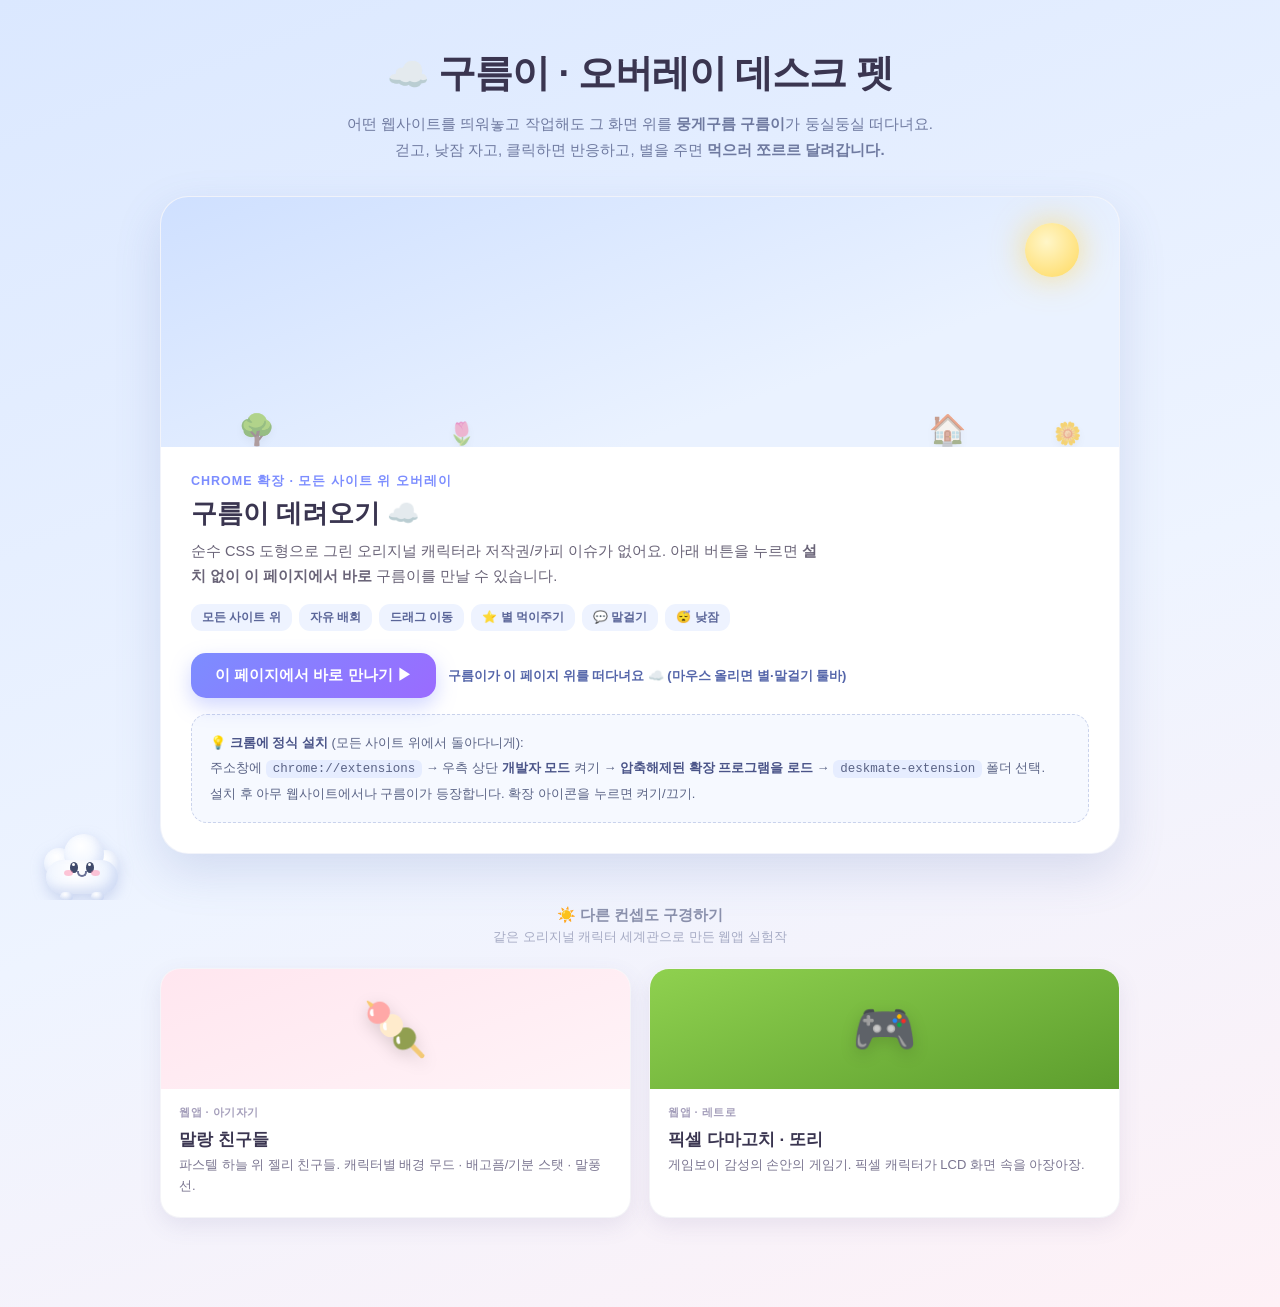
<file: index.html>
<!DOCTYPE html>
<html lang="ko">
<head>
<meta charset="UTF-8" />
<meta name="viewport" content="width=device-width, initial-scale=1.0" />
<title>구름이 · 오버레이 데스크 펫</title>
<style>
  * { box-sizing:border-box; margin:0; padding:0; }
  body {
    font-family:"Segoe UI","Malgun Gothic","Apple SD Gothic Neo",sans-serif;
    background:linear-gradient(160deg,#dbe8ff,#eef4ff 55%,#fef1f6);
    color:#3a3550; min-height:100vh; padding:48px 20px 90px;
  }
  .wrap { max-width:960px; margin:0 auto; }
  header { text-align:center; margin-bottom:8px; }
  h1 { font-size:38px; letter-spacing:-1px; }
  h1 .emo { font-size:34px; }
  .sub { color:#6f7aa0; margin-top:12px; font-size:15px; line-height:1.7; }

  /* 히어로 (메인 = 구름이 오버레이 펫) */
  .hero {
    margin-top:34px; background:#fff; border-radius:28px; overflow:hidden;
    box-shadow:0 18px 46px rgba(90,110,180,.18); border:1px solid rgba(120,140,200,.1);
  }
  .stage {
    position:relative; height:250px;
    background:linear-gradient(160deg,#cfe0ff,#eaf2ff 70%);
    overflow:hidden;
  }
  .stage .sun { position:absolute; top:26px; right:40px; width:54px; height:54px; border-radius:50%;
    background:radial-gradient(circle at 40% 35%,#fff6c8,#ffd95e); box-shadow:0 0 34px rgba(255,214,90,.7); }
  .stage .deco { position:absolute; bottom:0; font-size:30px; opacity:.55; filter:drop-shadow(0 4px 4px rgba(0,0,0,.08)); }
  .hero-body { padding:26px 30px 30px; }
  .kicker { font-size:12.5px; color:#7c8dff; font-weight:800; letter-spacing:1px; }
  .hero-body h2 { font-size:26px; margin:6px 0 8px; }
  .hero-body p { font-size:14.5px; color:#6a6478; line-height:1.7; max-width:640px; }
  .feat { display:flex; flex-wrap:wrap; gap:7px; margin-top:16px; }
  .feat span { font-size:12px; background:#eef3ff; color:#5b6699; padding:5px 11px; border-radius:11px; font-weight:600; }
  .cta { display:flex; flex-wrap:wrap; gap:12px; align-items:center; margin-top:22px; }
  .btn {
    background:linear-gradient(135deg,#7c8dff,#9a6bff); color:#fff; font-weight:700; font-size:15px;
    padding:13px 24px; border-radius:15px; border:none; cursor:pointer; text-decoration:none; display:inline-block;
    box-shadow:0 8px 20px rgba(124,141,255,.35); transition:transform .15s, box-shadow .15s;
  }
  .btn:hover { transform:translateY(-2px); box-shadow:0 12px 26px rgba(124,141,255,.45); }
  #dmPreviewMsg { font-size:13px; color:#5566aa; font-weight:700; }

  .install {
    margin-top:16px; background:#f6f9ff; border:1px dashed rgba(120,140,200,.35);
    border-radius:16px; padding:16px 18px; font-size:13px; color:#5b6486; line-height:1.9;
  }
  .install code { background:#e6edff; padding:2px 7px; border-radius:6px; font-size:12.5px; }
  .install b { color:#4a5488; }

  /* 다른 컨셉 (보조) */
  .more-title { text-align:center; margin:52px 0 4px; font-size:15px; color:#8a90ac; font-weight:700; }
  .more-sub { text-align:center; font-size:12.5px; color:#a6abc4; margin-bottom:22px; }
  .grid { display:grid; grid-template-columns:repeat(auto-fit,minmax(240px,1fr)); gap:18px; }
  .card {
    background:#fff; border-radius:20px; overflow:hidden; text-decoration:none; color:inherit;
    box-shadow:0 8px 22px rgba(90,80,140,.1); transition:transform .16s, box-shadow .16s;
    display:flex; flex-direction:column; border:1px solid rgba(120,110,160,.08);
  }
  .card:hover { transform:translateY(-5px); box-shadow:0 14px 34px rgba(90,80,140,.16); }
  .thumb { height:120px; display:flex; align-items:center; justify-content:center; }
  .t1 { background:linear-gradient(160deg,#ffe6ef,#fff3f7); }
  .t2 { background:linear-gradient(160deg,#8fd14f,#5d9e2e); }
  .thumb .big { font-size:52px; filter:drop-shadow(0 5px 8px rgba(0,0,0,.14)); }
  .cbody { padding:16px 18px 20px; }
  .cbody h3 { font-size:17px; margin-bottom:4px; }
  .cbody .tag { font-size:11px; color:#a59fbb; font-weight:700; letter-spacing:.5px; margin-bottom:8px; }
  .cbody p { font-size:13px; color:#7a7590; line-height:1.6; }
</style>
</head>
<body>
  <div class="wrap">
    <header>
      <h1><span class="emo">☁️</span> 구름이 · 오버레이 데스크 펫</h1>
      <p class="sub">어떤 웹사이트를 띄워놓고 작업해도 그 화면 위를 <b>뭉게구름 구름이</b>가 둥실둥실 떠다녀요.<br>걷고, 낮잠 자고, 클릭하면 반응하고, 별을 주면 <b>먹으러 쪼르르 달려갑니다.</b></p>
    </header>

    <!-- 메인: 구름이 오버레이 펫 -->
    <section class="hero">
      <div class="stage" id="dmStage">
        <div class="sun"></div>
        <span class="deco" style="left:8%">🌳</span>
        <span class="deco" style="left:30%; font-size:22px">🌷</span>
        <span class="deco" style="right:16%">🏠</span>
        <span class="deco" style="right:4%; font-size:22px">🌼</span>
        <!-- 구름이는 여기(및 이 페이지 전체) 위를 돌아다녀요 -->
      </div>
      <div class="hero-body">
        <div class="kicker">CHROME 확장 · 모든 사이트 위 오버레이</div>
        <h2>구름이 데려오기 ☁️</h2>
        <p>순수 CSS 도형으로 그린 오리지널 캐릭터라 저작권/카피 이슈가 없어요. 아래 버튼을 누르면 <b>설치 없이 이 페이지에서 바로</b> 구름이를 만날 수 있습니다.</p>
        <div class="feat">
          <span>모든 사이트 위</span><span>자유 배회</span><span>드래그 이동</span>
          <span>⭐ 별 먹이주기</span><span>💬 말걸기</span><span>😴 낮잠</span>
        </div>
        <div class="cta">
          <button class="btn" id="dmPreviewBtn">이 페이지에서 바로 만나기 ▶</button>
          <span id="dmPreviewMsg"></span>
        </div>
        <div class="install">
          💡 <b>크롬에 정식 설치</b> (모든 사이트 위에서 돌아다니게):<br>
          주소창에 <code>chrome://extensions</code> → 우측 상단 <b>개발자 모드</b> 켜기 →
          <b>압축해제된 확장 프로그램을 로드</b> → <code>deskmate-extension</code> 폴더 선택.<br>
          설치 후 아무 웹사이트에서나 구름이가 등장합니다. 확장 아이콘을 누르면 켜기/끄기.
        </div>
      </div>
    </section>

    <!-- 보조: 다른 컨셉 -->
    <p class="more-title">☀️ 다른 컨셉도 구경하기</p>
    <p class="more-sub">같은 오리지널 캐릭터 세계관으로 만든 웹앱 실험작</p>
    <div class="grid">
      <a class="card" href="buddies/index.html">
        <div class="thumb t1"><span class="big">🍡</span></div>
        <div class="cbody">
          <div class="tag">웹앱 · 아기자기</div>
          <h3>말랑 친구들</h3>
          <p>파스텔 하늘 위 젤리 친구들. 캐릭터별 배경 무드 · 배고픔/기분 스탯 · 말풍선.</p>
        </div>
      </a>
      <a class="card" href="pixel/index.html">
        <div class="thumb t2"><span class="big">🎮</span></div>
        <div class="cbody">
          <div class="tag">웹앱 · 레트로</div>
          <h3>픽셀 다마고치 · 또리</h3>
          <p>게임보이 감성의 손안의 게임기. 픽셀 캐릭터가 LCD 화면 속을 아장아장.</p>
        </div>
      </a>
    </div>
  </div>

  <script>
    // 확장의 pet.css + content.js를 그대로 주입 → 구름이 등장
    function loadPet() {
      if (window.__deskmateLoaded) return false;
      const link = document.createElement("link");
      link.rel = "stylesheet"; link.href = "deskmate-extension/pet.css";
      document.head.appendChild(link);
      const s = document.createElement("script");
      s.src = "deskmate-extension/content.js";
      document.body.appendChild(s);
      return true;
    }

    // 페이지에 들어오면 구름이가 바로 나타남
    window.addEventListener("load", () => {
      loadPet();
      document.getElementById("dmPreviewMsg").textContent = "구름이가 이 페이지 위를 떠다녀요 ☁️ (마우스 올리면 별·말걸기 툴바)";
    });

    // 버튼: 혹시 숨겼거나 아직 안 떴을 때 다시 부르기
    document.getElementById("dmPreviewBtn").addEventListener("click", () => {
      const msg = document.getElementById("dmPreviewMsg");
      msg.textContent = loadPet()
        ? "구름이 등장! 이 페이지 위를 떠다녀요 ☁️"
        : "이미 구름이가 둥실둥실 떠다니고 있어요! ☁️";
    });
  </script>
</body>
</html>
</file>
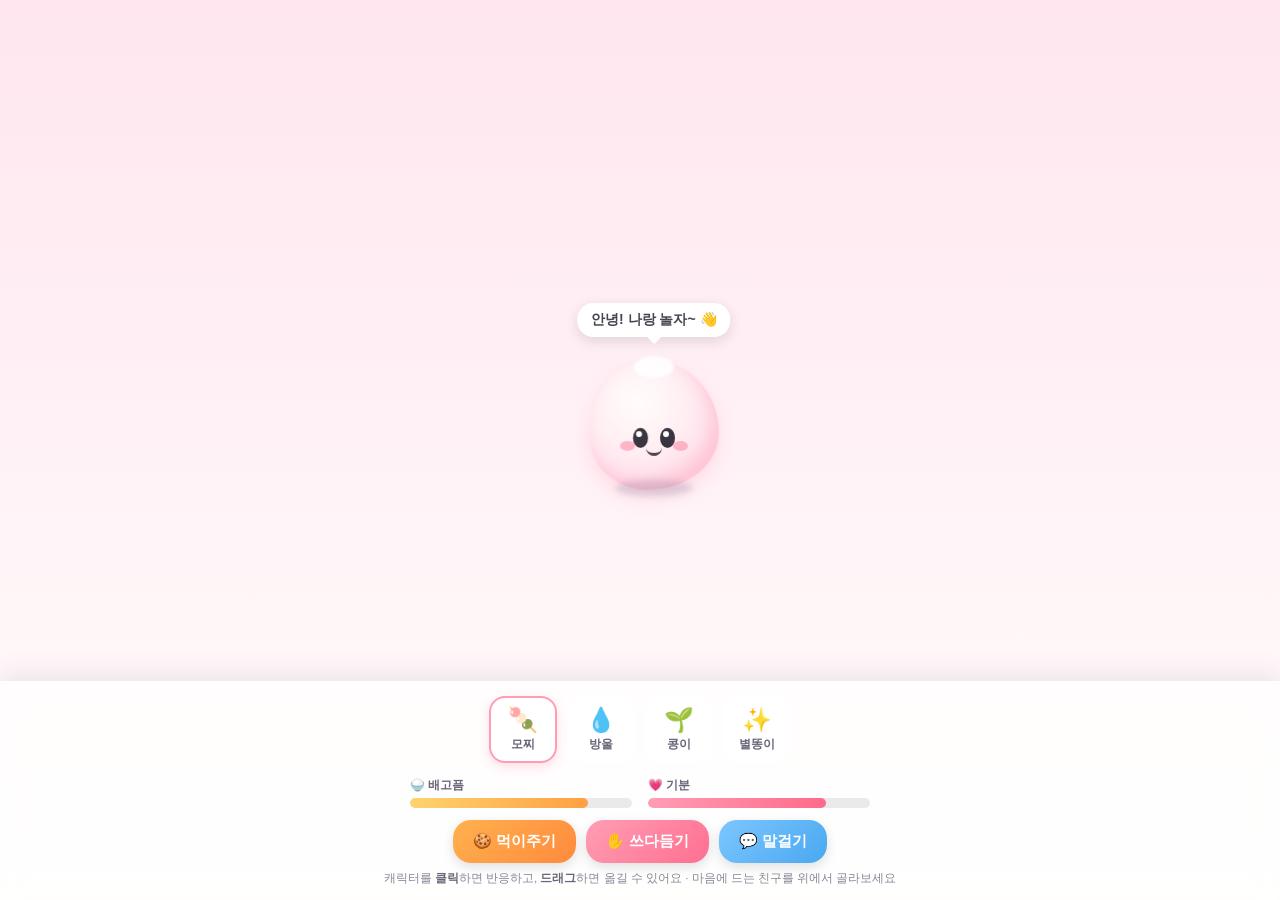
<file: buddies/index.html>
<!DOCTYPE html>
<html lang="ko">
<head>
  <meta charset="UTF-8" />
  <meta name="viewport" content="width=device-width, initial-scale=1.0, maximum-scale=1.0, user-scalable=no" />
  <title>말랑 친구들 · Floating Buddies</title>
  <link rel="stylesheet" href="styles.css" />
</head>
<body>
  <!-- 배경 -->
  <div class="sky">
    <div class="cloud c1"></div>
    <div class="cloud c2"></div>
    <div class="cloud c3"></div>
  </div>

  <!-- 펫이 돌아다니는 무대 -->
  <div id="stage" class="stage">
    <div id="pet" class="pet" data-char="mochi">
      <div class="speech" id="speech"></div>
      <div class="body">
        <div class="deco"></div>
        <div class="face">
          <div class="eye left"></div>
          <div class="eye right"></div>
          <div class="cheek left"></div>
          <div class="cheek right"></div>
          <div class="mouth"></div>
        </div>
      </div>
      <div class="shadow"></div>
    </div>
  </div>

  <!-- 컨트롤 패널 -->
  <div class="panel">
    <div class="picker" id="picker"></div>

    <div class="stats">
      <div class="stat">
        <span class="stat-label">🍚 배고픔</span>
        <div class="bar"><div class="fill hunger" id="hungerBar"></div></div>
      </div>
      <div class="stat">
        <span class="stat-label">💗 기분</span>
        <div class="bar"><div class="fill mood" id="moodBar"></div></div>
      </div>
    </div>

    <div class="buttons">
      <button id="feedBtn" class="btn feed">🍪 먹이주기</button>
      <button id="petBtn" class="btn pet-btn">✋ 쓰다듬기</button>
      <button id="talkBtn" class="btn talk">💬 말걸기</button>
    </div>

    <p class="hint">캐릭터를 <b>클릭</b>하면 반응하고, <b>드래그</b>하면 옮길 수 있어요 · 마음에 드는 친구를 위에서 골라보세요</p>
  </div>

  <script src="app.js"></script>
</body>
</html>
</file>
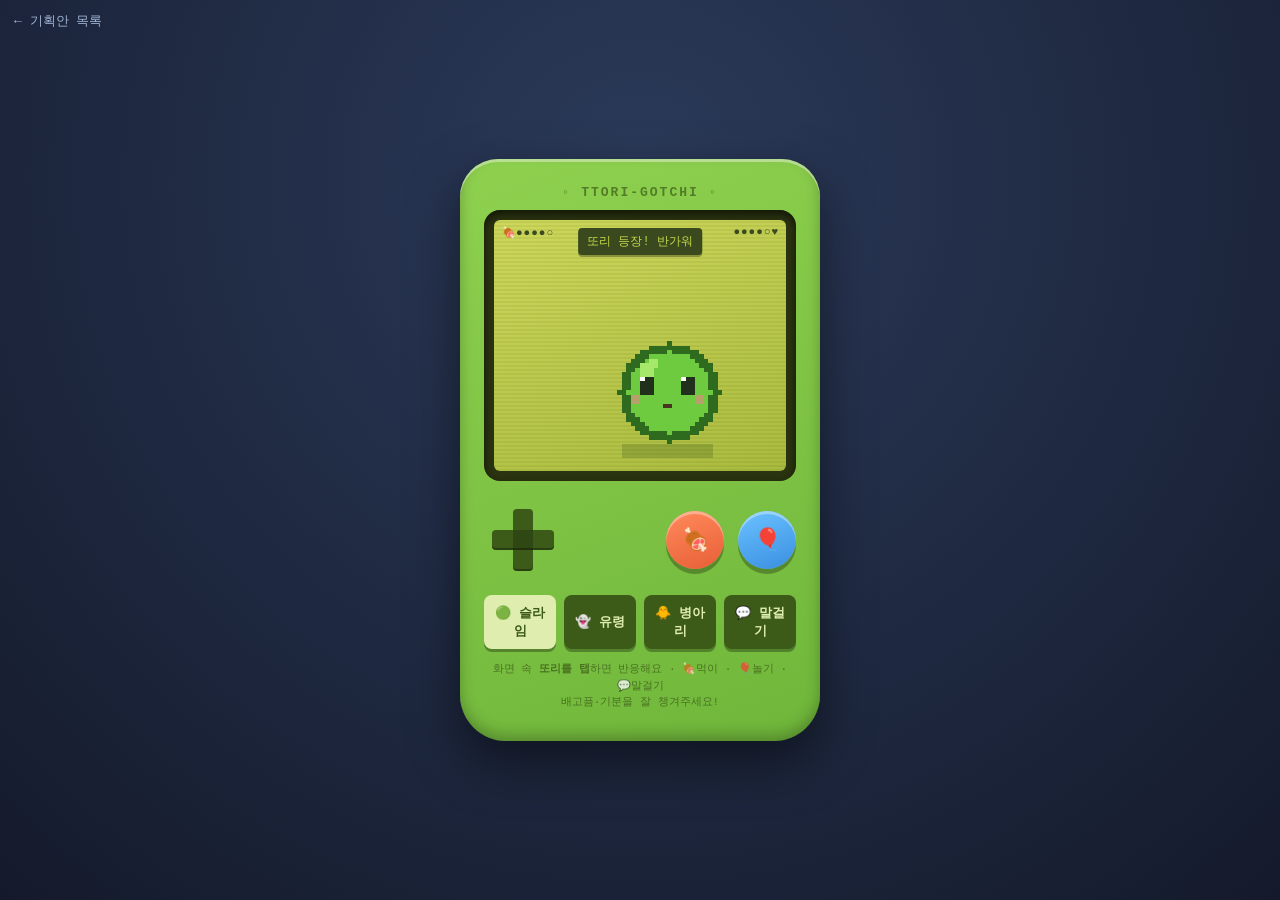
<file: pixel/index.html>
<!DOCTYPE html>
<html lang="ko">
<head>
<meta charset="UTF-8" />
<meta name="viewport" content="width=device-width, initial-scale=1.0, maximum-scale=1.0, user-scalable=no" />
<title>또리 · 픽셀 다마고치</title>
<style>
  :root { --shell:#8fd14f; --shell2:#6fb63a; --lcd:#c6d84b; --lcd-dark:#3a4a1e; }
  * { box-sizing:border-box; margin:0; padding:0; -webkit-tap-highlight-color:transparent; }
  html,body { height:100%; }
  body {
    display:flex; align-items:center; justify-content:center; min-height:100%;
    background:radial-gradient(circle at 50% 20%, #2b3a5a, #141a2b);
    font-family:"DungGeunMo","Galmuri11",ui-monospace,"Courier New",monospace;
    user-select:none; padding:16px; color:#2a3a12;
  }
  .top-link { position:fixed; top:12px; left:14px; color:#9fb4d6; text-decoration:none; font-size:13px; z-index:20; }
  .top-link:hover { color:#fff; }

  /* ===== 기기 본체 ===== */
  .device {
    width:min(360px,92vw);
    background:linear-gradient(160deg,var(--shell),var(--shell2));
    border-radius:38px 38px 46px 46px;
    padding:26px 24px 30px;
    box-shadow: inset 0 3px 0 rgba(255,255,255,.4), inset 0 -6px 14px rgba(0,0,0,.25),
                0 20px 50px rgba(0,0,0,.5);
  }
  .brand { text-align:center; font-size:13px; letter-spacing:2px; color:#3c5a18; opacity:.7; margin-bottom:10px; font-weight:bold; }

  /* ===== LCD ===== */
  .screen-frame {
    background:#2b3410; border-radius:16px; padding:10px;
    box-shadow: inset 0 4px 10px rgba(0,0,0,.6);
  }
  .lcd {
    position:relative; width:100%; aspect-ratio:1/0.86;
    background:
      repeating-linear-gradient(0deg, rgba(0,0,0,.05) 0 2px, transparent 2px 4px),
      linear-gradient(160deg,#cdd85a,#a9bb3e);
    border-radius:6px; overflow:hidden;
    image-rendering:pixelated;
  }
  #petCanvas { position:absolute; left:0; top:0; width:100%; height:100%; image-rendering:pixelated; }

  /* HUD */
  .hud { position:absolute; top:6px; left:8px; right:8px; display:flex; justify-content:space-between; font-size:11px; color:var(--lcd-dark); }
  .hud .hearts span { letter-spacing:1px; }
  .speech {
    position:absolute; left:50%; top:8px; transform:translateX(-50%) scale(0);
    background:var(--lcd-dark); color:var(--lcd); padding:5px 9px; border-radius:4px;
    font-size:12px; white-space:nowrap; opacity:0; transition:.18s; z-index:5;
    box-shadow:0 2px 0 rgba(0,0,0,.3);
  }
  .speech.show { transform:translateX(-50%) scale(1); opacity:1; }
  .poop { position:absolute; font-size:16px; bottom:6px; transition:opacity .3s; }

  /* ===== 컨트롤 ===== */
  .controls { display:flex; align-items:center; justify-content:space-between; margin-top:20px; }
  .dpad { position:relative; width:78px; height:78px; }
  .dpad div { position:absolute; background:#3c5a18; box-shadow:inset 0 -2px 0 rgba(0,0,0,.3); }
  .dpad .h { top:29px; left:8px; width:62px; height:20px; border-radius:4px; }
  .dpad .v { left:29px; top:8px; width:20px; height:62px; border-radius:4px; }
  .dpad .c { top:29px; left:29px; width:20px; height:20px; background:#2f4712; z-index:2; }

  .abtns { display:flex; gap:14px; }
  .rbtn {
    width:58px; height:58px; border:none; border-radius:50%; cursor:pointer;
    font-size:22px; color:#fff; font-family:inherit; font-weight:bold;
    box-shadow: inset 0 3px 0 rgba(255,255,255,.35), 0 5px 0 rgba(0,0,0,.28);
    transition:transform .08s, box-shadow .08s;
    display:flex; align-items:center; justify-content:center;
  }
  .rbtn:active { transform:translateY(4px); box-shadow: inset 0 3px 0 rgba(255,255,255,.35), 0 1px 0 rgba(0,0,0,.28); }
  .rbtn.a { background:linear-gradient(160deg,#ff8a5c,#e85f37); }
  .rbtn.b { background:linear-gradient(160deg,#6bc2ff,#3a8fe0); }
  .rbtn .lbl { position:absolute; }

  .minibtns { display:flex; gap:8px; justify-content:center; margin-top:16px; }
  .minibtns button {
    flex:1; max-width:120px; background:#3c5a18; color:#dfeeae; border:none; cursor:pointer;
    padding:9px 6px; border-radius:8px; font-family:inherit; font-size:13px; font-weight:bold;
    box-shadow:0 3px 0 rgba(0,0,0,.3); transition:transform .08s;
  }
  .minibtns button:active { transform:translateY(3px); box-shadow:0 0 0 rgba(0,0,0,.3); }
  .minibtns button.active { background:#dfeeae; color:#3c5a18; }
  .caption { text-align:center; color:#3c5a18; font-size:11px; margin-top:12px; opacity:.75; line-height:1.5; }
</style>
</head>
<body>
  <a class="top-link" href="../index.html">← 기획안 목록</a>
  <div class="device">
    <div class="brand">◦ TTORI-GOTCHI ◦</div>
    <div class="screen-frame">
      <div class="lcd" id="lcd">
        <div class="hud">
          <div class="hearts">🍖<span id="hungerHearts"></span></div>
          <div class="hearts"><span id="moodHearts"></span>♥</div>
        </div>
        <div class="speech" id="speech"></div>
        <canvas id="petCanvas" width="64" height="56"></canvas>
      </div>
    </div>

    <div class="controls">
      <div class="dpad"><div class="h"></div><div class="v"></div><div class="c"></div></div>
      <div class="abtns">
        <button class="rbtn a" id="feedBtn" title="먹이">🍖</button>
        <button class="rbtn b" id="playBtn" title="놀기">🎈</button>
      </div>
    </div>

    <div class="minibtns">
      <button data-char="slime" class="active">🟢 슬라임</button>
      <button data-char="ghost">👻 유령</button>
      <button data-char="chick">🐥 병아리</button>
      <button id="talkBtn">💬 말걸기</button>
    </div>
    <p class="caption">화면 속 <b>또리를 탭</b>하면 반응해요 · 🍖먹이 · 🎈놀기 · 💬말걸기<br>배고픔·기분을 잘 챙겨주세요!</p>
  </div>

<script>
const PALETTES = {
  slime: { name:"슬라임", body:"#6ecb3f", light:"#a6e86a", dark:"#2f6b1f", type:"slime",
    idle:["몰랑?","여긴 어디…","심심행","안녕!","뿅"], feed:["냠냠!","말랑 충전!","고마웡"], play:["와아 신나!","한번 더!","즐거워~"] },
  ghost: { name:"유령", body:"#b39ddb", light:"#e6dcff", dark:"#5e4b8b", type:"ghost",
    idle:["우우~","보이니…?","둥둥","히히","심심행"], feed:["영혼 충전…","맛있땅","고마웡~"], play:["꺄르륵!","재밌땅","또 놀자!"] },
  chick: { name:"병아리", body:"#ffd54a", light:"#fff0a6", dark:"#c9971a", type:"chick",
    idle:["삐약!","배고파삐약","콩콩","안녕삐약","졸려…"], feed:["삐약삐약 냠!","맛나삐약","고마워삐약"], play:["파닥파닥!","신나삐약","또또!"] },
};

const cv = document.getElementById("petCanvas");
const ctx = cv.getContext("2d");
const lcd = document.getElementById("lcd");
const speech = document.getElementById("speech");
const hungerHearts = document.getElementById("hungerHearts");
const moodHearts = document.getElementById("moodHearts");

let char = "slime";
let hunger = 4, mood = 4;      // 0~5
let posX = 26, dir = 1, targetX = 26;
let bounceF = 0, blink = 0, mouth = 0, mode = "idle", modeT = 0, tick = 0;
let hasPoop = false;

/* ---------- 그리기 (저해상도 → 픽셀 확대) ---------- */
function px(x,y,w,h,color){ ctx.fillStyle=color; ctx.fillRect(x,y,w,h); }

function drawPet(){
  ctx.clearRect(0,0,64,56);
  const p = PALETTES[char];
  const bx = posX;                        // 좌상단 기준
  const by = 30 + (bounceF? -2:0);        // 위아래 바운스
  const eatFace = mode==="feed";
  const happy = mode==="play";

  // 그림자
  ctx.fillStyle = "rgba(60,90,24,.25)";
  ctx.fillRect(bx+2, 50, 20, 3);

  // 몸통 실루엣 (반지름 기반 픽셀 원)
  const cx = bx+12, cy = by+8, r = 11;
  for(let y=-r; y<=r; y++){
    for(let x=-r; x<=r; x++){
      if(x*x + y*y <= r*r){
        const edge = x*x+y*y > (r-2)*(r-2);
        ctx.fillStyle = edge ? p.dark : p.body;
        ctx.fillRect(cx+x, cy+y, 1, 1);
      }
    }
  }
  // 하이라이트
  px(cx-6, cy-6, 3, 3, p.light);
  px(cx-4, cy-7, 2, 2, p.light);

  // 캐릭터별 장식
  if(p.type==="ghost"){ // 아랫자락 물결
    px(cx-9,cy+9,4,3,p.body); px(cx-2,cy+10,4,3,p.body); px(cx+5,cy+9,4,3,p.body);
    px(cx-11,cy+8,2,2,p.dark); px(cx+9,cy+8,2,2,p.dark);
  }
  if(p.type==="chick"){ // 부리 + 볏
    px(cx-1, cy-11, 3, 2, "#e8760d");      // 볏
    px(cx-2, cy+2, 4, 3, "#ff9f1c"); px(cx-1, cy+3, 6, 2, "#ff9f1c"); // 부리
  }

  // 눈
  const ey = cy - 2;
  if(blink>0){
    px(cx-6, ey+1, 3, 1, p.dark); px(cx+3, ey+1, 3, 1, p.dark);
  } else {
    px(cx-6, ey-1, 3, 4, "#20301a"); px(cx+3, ey-1, 3, 4, "#20301a");
    px(cx-6, ey-1, 1, 1, "#fff"); px(cx+3, ey-1, 1, 1, "#fff");
  }
  // 볼
  px(cx-8, ey+3, 2, 2, "rgba(255,120,150,.5)"); px(cx+6, ey+3, 2, 2, "rgba(255,120,150,.5)");
  // 입
  if(eatFace){ px(cx-2, ey+5, 4, (tick%2?3:1), "#7a2b2b"); }
  else if(happy){ px(cx-3, ey+5, 6, 2, "#7a2b2b"); px(cx-3, ey+5, 1,1,p.body); px(cx+2, ey+5, 1,1,p.body); }
  else { px(cx-1, ey+5, 2, 1, "#4a3320"); }

  // 하트 파티클 (놀기/먹이)
}

/* ---------- 하트 표시 ---------- */
function renderHearts(){
  hungerHearts.textContent = "●".repeat(hunger) + "○".repeat(5-hunger);
  moodHearts.textContent   = "●".repeat(mood)   + "○".repeat(5-mood);
}

/* ---------- 말풍선 ---------- */
let sTimer=null;
function say(t){ speech.textContent=t; speech.classList.add("show"); clearTimeout(sTimer); sTimer=setTimeout(()=>speech.classList.remove("show"),1900); }
const pick = a => a[Math.floor(Math.random()*a.length)];

/* ---------- 파티클(이모지) ---------- */
function emojiBurst(emoji,n=4){
  const rect=lcd.getBoundingClientRect();
  for(let i=0;i<n;i++){
    const d=document.createElement("div");
    d.textContent=emoji; d.style.cssText=`position:absolute;font-size:16px;pointer-events:none;z-index:6;left:${40+Math.random()*30}%;top:45%;transition:all 1s ease-out;`;
    lcd.appendChild(d);
    requestAnimationFrame(()=>{ d.style.top="10%"; d.style.opacity="0"; d.style.transform=`translateX(${Math.random()*30-15}px)`; });
    setTimeout(()=>d.remove(),1000);
  }
}

/* ---------- 상호작용 ---------- */
function setMode(m,dur){ mode=m; modeT=dur; }
function feed(){
  hunger=Math.min(5,hunger+1); mood=Math.min(5,mood+1); renderHearts();
  setMode("feed",34); say(pick(PALETTES[char].feed)); emojiBurst("🍖",3);
}
function play(){
  mood=Math.min(5,mood+1); renderHearts();
  setMode("play",30); say(pick(PALETTES[char].play)); emojiBurst("🎈",4);
  bounceHop();
}
function talk(){
  const p=PALETTES[char];
  say(hunger<=1 ? "배고파…" : mood<=1 ? "심심행…" : pick(p.idle));
  setMode("play",18);
}
function bounceHop(){ let n=6; const iv=setInterval(()=>{ bounceF=n%2; if(--n<0){clearInterval(iv);bounceF=0;} },80); }

cv.addEventListener("pointerdown",()=>{ setMode("play",24); say(pick(PALETTES[char].idle)); mood=Math.min(5,mood); emojiBurst("✨",3); bounceHop(); });
document.getElementById("feedBtn").addEventListener("click",feed);
document.getElementById("playBtn").addEventListener("click",play);
document.getElementById("talkBtn").addEventListener("click",talk);
document.querySelectorAll(".minibtns [data-char]").forEach(b=>{
  b.addEventListener("click",()=>{
    document.querySelectorAll(".minibtns [data-char]").forEach(x=>x.classList.remove("active"));
    b.classList.add("active"); char=b.dataset.char; say(PALETTES[char].idle[0]); setMode("play",20);
  });
});

/* ---------- 메인 루프 ---------- */
function loop(){
  tick++;
  // 배회: 목표 지점으로 천천히 이동
  if(tick%2===0 && mode==="idle"){
    if(Math.abs(posX-targetX)<2){
      if(Math.random()<0.02){ targetX = 6 + Math.random()*40; }
    } else {
      dir = targetX>posX?1:-1; posX += dir; bounceF = (tick/2)%2;
    }
  }
  if(mode==="idle" && Math.abs(posX-targetX)<2) bounceF=0;
  // 깜빡임
  if(blink>0) blink--; else if(Math.random()<0.01) blink=6;
  // 모드 타이머
  if(modeT>0){ if(--modeT===0) mode="idle"; }
  drawPet();
  requestAnimationFrame(loop);
}

/* ---------- 스탯 감소 ---------- */
setInterval(()=>{
  if(Math.random()<0.7) hunger=Math.max(0,hunger-1);
  if(hunger<=1) mood=Math.max(0,mood-1);
  renderHearts();
  if(hunger<=1 && Math.random()<0.5) say("배고파…");
}, 9000);

renderHearts(); say("또리 등장! 반가워"); loop();
</script>
</body>
</html>
</file>
<file: buddies/styles.css>
/* ===== 말랑 친구들 · Floating Buddies ===== */
:root {
  --panel-bg: rgba(255, 255, 255, 0.72);
}

* { box-sizing: border-box; margin: 0; padding: 0; -webkit-tap-highlight-color: transparent; }

html, body {
  height: 100%;
  overflow: hidden;
  font-family: "Segoe UI", "Malgun Gothic", "Apple SD Gothic Neo", sans-serif;
  user-select: none;
}

body {
  background: linear-gradient(180deg, #cfe9ff 0%, #eaf6ff 45%, #fff5f8 100%);
  transition: background 0.8s ease;
}
/* 캐릭터별 배경 무드 */
body.theme-mochi  { background: linear-gradient(180deg, #ffe6ef 0%, #fff3f7 55%, #fffdf9 100%); }
body.theme-bangul { background: linear-gradient(180deg, #cdeeff 0%, #e6f8ff 55%, #f4fdff 100%); }
body.theme-kong   { background: linear-gradient(180deg, #d9f2d2 0%, #edf9e6 55%, #fbfff5 100%); }
body.theme-byeol  { background: linear-gradient(180deg, #2b2350 0%, #4a3f7a 55%, #6d5aa0 100%); }

/* ===== 배경 구름 ===== */
.sky { position: fixed; inset: 0; z-index: 0; overflow: hidden; pointer-events: none; }
.cloud {
  position: absolute; background: rgba(255,255,255,0.75);
  border-radius: 50%; filter: blur(2px);
  animation: drift 40s linear infinite;
}
.cloud::before, .cloud::after {
  content: ""; position: absolute; background: inherit; border-radius: 50%;
}
.c1 { width: 120px; height: 46px; top: 12%; left: -20%; animation-duration: 55s; }
.c2 { width: 90px;  height: 34px; top: 28%; left: -20%; animation-duration: 70s; animation-delay: -20s; }
.c3 { width: 150px; height: 56px; top: 8%;  left: -20%; animation-duration: 90s; animation-delay: -45s; }
.cloud::before { width: 55%; height: 130%; top: -40%; left: 12%; }
.cloud::after  { width: 45%; height: 120%; top: -30%; right: 12%; }
@keyframes drift { to { transform: translateX(135vw); } }
body.theme-byeol .cloud { opacity: 0.12; }

/* ===== 무대 ===== */
.stage { position: fixed; inset: 0; z-index: 1; }

/* ===== 펫 공통 ===== */
.pet {
  position: absolute; left: 46%; top: 40%;
  width: 130px; height: 130px;
  cursor: grab; z-index: 2;
  transition: left 3.4s cubic-bezier(.4,0,.4,1), top 3.4s cubic-bezier(.4,0,.4,1);
  touch-action: none;
}
.pet.dragging { cursor: grabbing; transition: none; }

.body {
  position: absolute; inset: 0;
  animation: bob 3s ease-in-out infinite;
  transform-origin: center bottom;
  will-change: transform;
}
@keyframes bob {
  0%, 100% { transform: translateY(0) scale(1, 1); }
  50%      { transform: translateY(-10px) scale(0.99, 1.01); }
}
.pet.happy .body { animation: happyHop 0.5s ease; }
@keyframes happyHop {
  0% { transform: translateY(0) scale(1,1); }
  30% { transform: translateY(-34px) scale(1.06, 0.94); }
  60% { transform: translateY(0) scale(0.9, 1.1); }
  100% { transform: translateY(0) scale(1,1); }
}
.pet.squish .body { animation: squish 0.4s ease; }
@keyframes squish {
  0% { transform: scale(1,1); }
  40% { transform: scale(1.15, 0.82) translateY(6px); }
  70% { transform: scale(0.94, 1.08); }
  100% { transform: scale(1,1); }
}

.shadow {
  position: absolute; bottom: -6px; left: 50%; width: 78px; height: 16px;
  background: rgba(80,80,120,0.18); border-radius: 50%;
  transform: translateX(-50%); filter: blur(3px);
  animation: shadowPulse 3s ease-in-out infinite;
}
@keyframes shadowPulse {
  0%,100% { transform: translateX(-50%) scale(1); opacity: .6; }
  50%     { transform: translateX(-50%) scale(0.82); opacity: .35; }
}

/* ===== 얼굴 ===== */
.face { position: absolute; inset: 0; z-index: 3; }
.eye {
  position: absolute; top: 52%; width: 15px; height: 20px;
  background: #3a3540; border-radius: 50%;
  animation: blink 4.2s infinite;
}
.eye.left  { left: 34%; }
.eye.right { right: 34%; }
.eye::after {
  content: ""; position: absolute; top: 3px; left: 3px;
  width: 6px; height: 6px; background: #fff; border-radius: 50%;
}
@keyframes blink {
  0%, 92%, 100% { transform: scaleY(1); }
  95%           { transform: scaleY(0.1); }
}
.cheek {
  position: absolute; top: 62%; width: 15px; height: 10px;
  background: rgba(255,133,162,0.55); border-radius: 50%;
}
.cheek.left  { left: 24%; }
.cheek.right { right: 24%; }
.mouth {
  position: absolute; top: 68%; left: 50%; width: 16px; height: 8px;
  border-bottom: 3px solid #4a4450; border-radius: 0 0 12px 12px;
  transform: translateX(-50%);
}
.pet.happy .mouth, .pet.squish .mouth {
  width: 22px; height: 14px;
  background: #ff8ba0; border: none; border-radius: 0 0 20px 20px;
}

/* ===== 캐릭터별 몸통 ===== */
/* 모찌 — 말랑 떡 */
.pet[data-char="mochi"] .body {
  background: radial-gradient(circle at 38% 32%, #fffdfb, #ffe1ec 78%);
  border-radius: 48% 52% 55% 45% / 58% 56% 44% 42%;
  box-shadow: inset -8px -10px 18px rgba(255,168,193,0.5),
              0 8px 18px rgba(255,150,180,0.25);
}
.pet[data-char="mochi"] .deco {
  position: absolute; top: -4px; left: 50%; transform: translateX(-50%);
  width: 40px; height: 22px;
  background: rgba(255,255,255,0.85); border-radius: 50%;
  filter: blur(1px);
}

/* 방울 — 물방울 요정 */
.pet[data-char="bangul"] .body {
  background: radial-gradient(circle at 36% 30%, #ffffff, #a7e3ff 65%, #5cc4f5 100%);
  border-radius: 50% 50% 50% 50% / 62% 62% 42% 42%;
  box-shadow: inset -8px -12px 20px rgba(70,170,230,0.45),
              inset 6px 8px 16px rgba(255,255,255,0.7),
              0 8px 18px rgba(90,180,240,0.3);
}
.pet[data-char="bangul"] .deco {
  position: absolute; top: 20%; left: 26%; width: 22px; height: 30px;
  background: rgba(255,255,255,0.75); border-radius: 50%;
  transform: rotate(-20deg); filter: blur(1px);
}

/* 콩이 — 새싹 콩 */
.pet[data-char="kong"] .body {
  background: radial-gradient(circle at 38% 32%, #f4ffe9, #bfe89a 70%, #8fce62 100%);
  border-radius: 50% 50% 50% 50% / 55% 55% 45% 45%;
  box-shadow: inset -8px -10px 18px rgba(120,190,80,0.5),
              0 8px 18px rgba(130,200,90,0.28);
}
.pet[data-char="kong"] .deco { /* 새싹 잎 */
  position: absolute; top: -26px; left: 50%; transform: translateX(-50%);
  width: 14px; height: 30px; background: #7fbf4d; border-radius: 0 100% 0 100%;
}
.pet[data-char="kong"] .deco::before,
.pet[data-char="kong"] .deco::after {
  content: ""; position: absolute; top: 4px; width: 18px; height: 16px;
  background: #8fd15a; border-radius: 0 100% 0 100%;
}
.pet[data-char="kong"] .deco::before { left: -16px; transform: rotate(-18deg); border-radius: 100% 0 100% 0; }
.pet[data-char="kong"] .deco::after  { right: -16px; transform: rotate(18deg); }

/* 별똥이 — 작은 별 */
.pet[data-char="byeol"] .body {
  background: radial-gradient(circle at 38% 32%, #fff6c9, #ffd94d 62%, #ffb23e 100%);
  clip-path: polygon(50% 0%, 63% 35%, 100% 38%, 71% 60%, 82% 100%, 50% 76%, 18% 100%, 29% 60%, 0% 38%, 37% 35%);
  border-radius: 0;
  box-shadow: none;
  filter: drop-shadow(0 6px 14px rgba(255,180,60,0.5));
}
.pet[data-char="byeol"] .eye { top: 44%; }
.pet[data-char="byeol"] .cheek { top: 54%; }
.pet[data-char="byeol"] .mouth { top: 60%; }
.pet[data-char="byeol"] .deco {
  position: absolute; inset: 0; border-radius: 50%;
  box-shadow: 0 0 24px 6px rgba(255,220,120,0.55);
  animation: twinkle 2.4s ease-in-out infinite;
}
@keyframes twinkle { 0%,100% { opacity: .5; } 50% { opacity: 1; } }

/* ===== 말풍선 ===== */
.speech {
  position: absolute; bottom: 118%; left: 50%; transform: translateX(-50%) scale(0);
  transform-origin: bottom center;
  background: #fff; color: #4a4450;
  padding: 8px 14px; border-radius: 16px;
  font-size: 14px; font-weight: 600; white-space: nowrap;
  box-shadow: 0 4px 14px rgba(0,0,0,0.12);
  opacity: 0; transition: transform .25s cubic-bezier(.2,1.4,.5,1), opacity .25s;
  pointer-events: none; z-index: 5;
}
.speech::after {
  content: ""; position: absolute; bottom: -7px; left: 50%; transform: translateX(-50%);
  border: 8px solid transparent; border-top-color: #fff; border-bottom: 0;
}
.speech.show { transform: translateX(-50%) scale(1); opacity: 1; }

/* ===== 하트 파티클 ===== */
.particle {
  position: absolute; font-size: 20px; pointer-events: none; z-index: 6;
  animation: floatUp 1.1s ease-out forwards;
}
@keyframes floatUp {
  0%   { transform: translateY(0) scale(0.6); opacity: 0; }
  20%  { opacity: 1; }
  100% { transform: translateY(-70px) scale(1.2); opacity: 0; }
}

/* ===== 패널 ===== */
.panel {
  position: fixed; bottom: 0; left: 0; right: 0; z-index: 10;
  background: var(--panel-bg); backdrop-filter: blur(10px);
  border-top: 1px solid rgba(255,255,255,0.6);
  padding: 14px 16px calc(14px + env(safe-area-inset-bottom));
  box-shadow: 0 -6px 24px rgba(80,80,120,0.12);
}

.picker { display: flex; gap: 10px; justify-content: center; margin-bottom: 12px; flex-wrap: wrap; }
.chip {
  display: flex; flex-direction: column; align-items: center; gap: 2px;
  padding: 8px 12px; border: 2px solid transparent; border-radius: 16px;
  background: rgba(255,255,255,0.7); cursor: pointer; transition: .18s;
  min-width: 68px;
}
.chip:hover { transform: translateY(-2px); }
.chip.active { border-color: #ff9db4; background: #fff; box-shadow: 0 4px 12px rgba(255,150,180,0.3); }
.chip .emoji { font-size: 24px; }
.chip .name { font-size: 12px; font-weight: 700; color: #6a6478; }

.stats { display: flex; gap: 16px; max-width: 460px; margin: 0 auto 12px; }
.stat { flex: 1; }
.stat-label { font-size: 12px; font-weight: 700; color: #6a6478; }
.bar { height: 10px; background: rgba(0,0,0,0.08); border-radius: 6px; overflow: hidden; margin-top: 4px; }
.fill { height: 100%; border-radius: 6px; transition: width .5s ease, background .5s; }
.fill.hunger { background: linear-gradient(90deg, #ffd36e, #ff9f43); }
.fill.mood   { background: linear-gradient(90deg, #ff9db4, #ff6b8a); }

.buttons { display: flex; gap: 10px; justify-content: center; margin-bottom: 8px; flex-wrap: wrap; }
.btn {
  border: none; border-radius: 18px; padding: 12px 20px;
  font-size: 15px; font-weight: 700; color: #fff; cursor: pointer;
  transition: transform .12s, filter .12s;
  box-shadow: 0 4px 12px rgba(0,0,0,0.12);
}
.btn:active { transform: scale(0.94); }
.btn.feed    { background: linear-gradient(135deg, #ffb14e, #ff8a3d); }
.btn.pet-btn { background: linear-gradient(135deg, #ff9db4, #ff6f91); }
.btn.talk    { background: linear-gradient(135deg, #7cc6ff, #4aa8f0); }

.hint { text-align: center; font-size: 11.5px; color: #8a8598; margin-top: 4px; }
.hint b { color: #6a6478; }

@media (max-width: 480px) {
  .pet { width: 108px; height: 108px; }
  .btn { padding: 11px 16px; font-size: 14px; }
}
</file>
